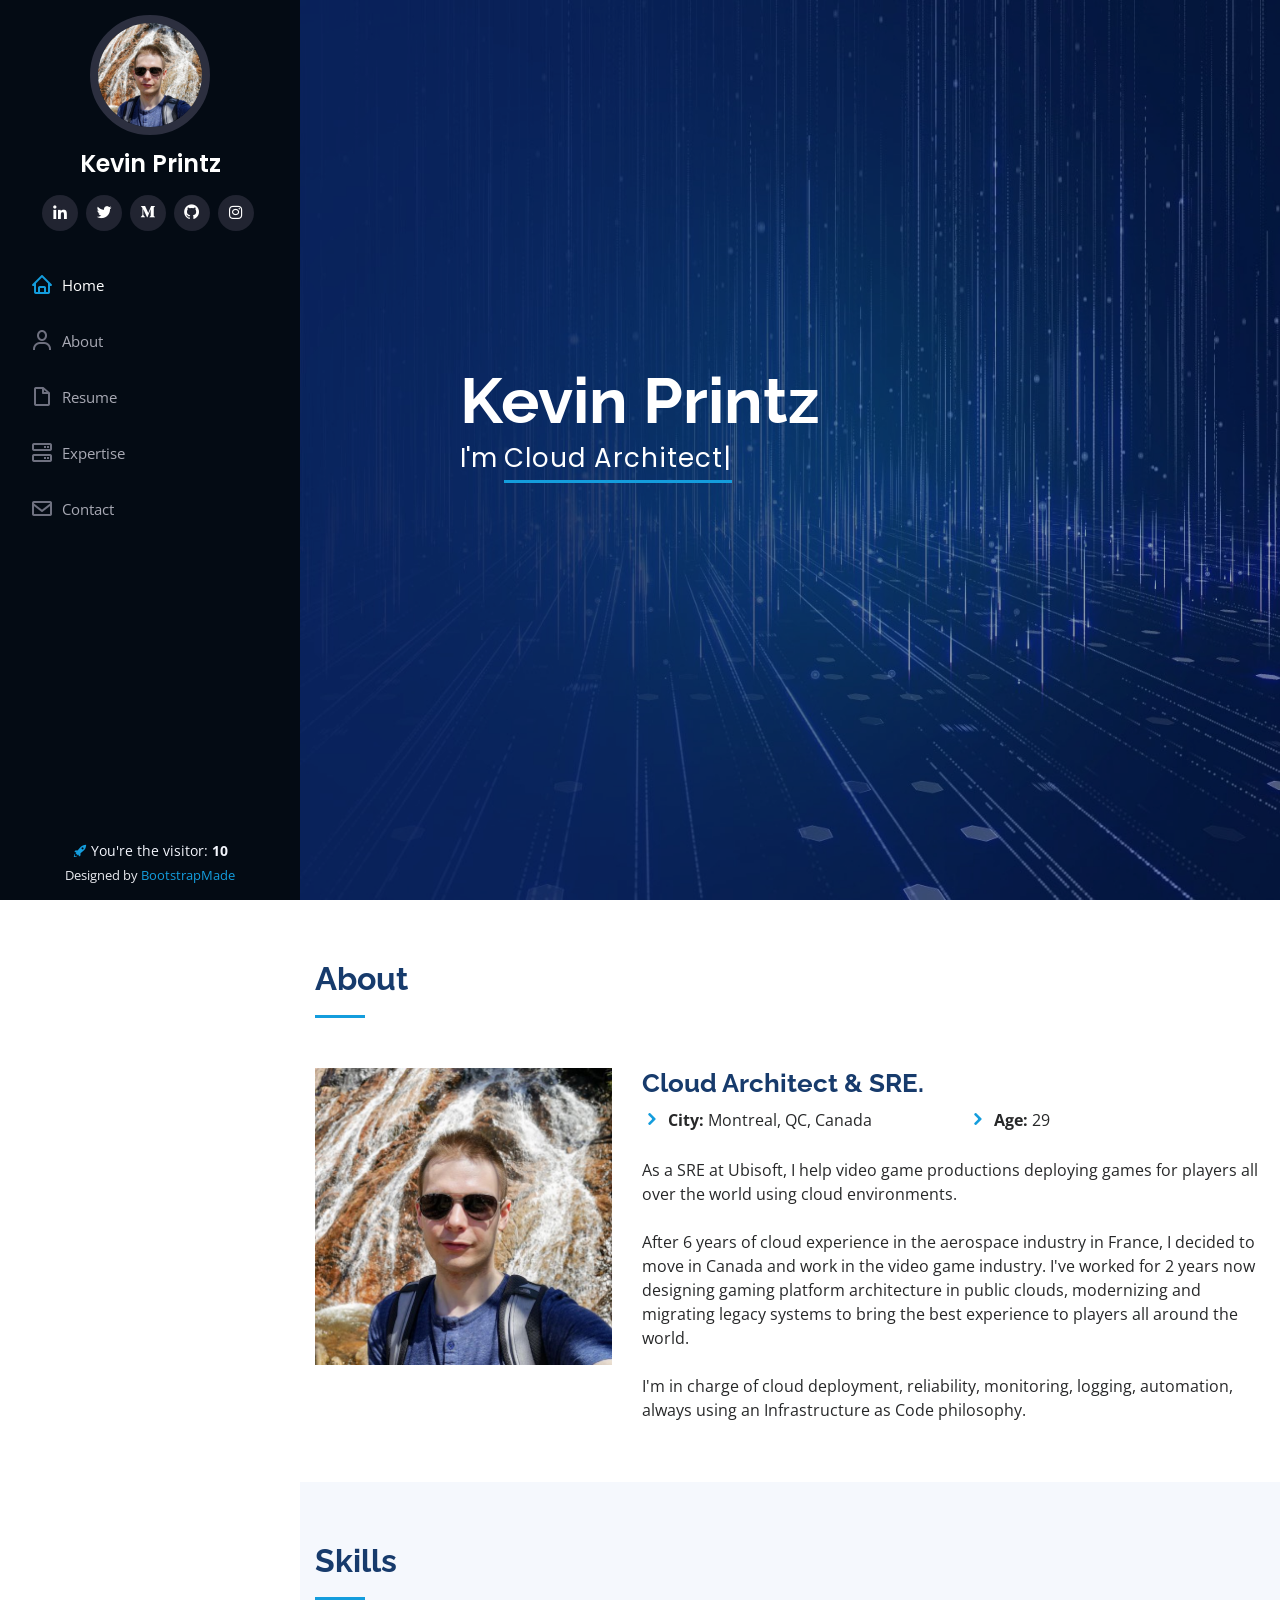
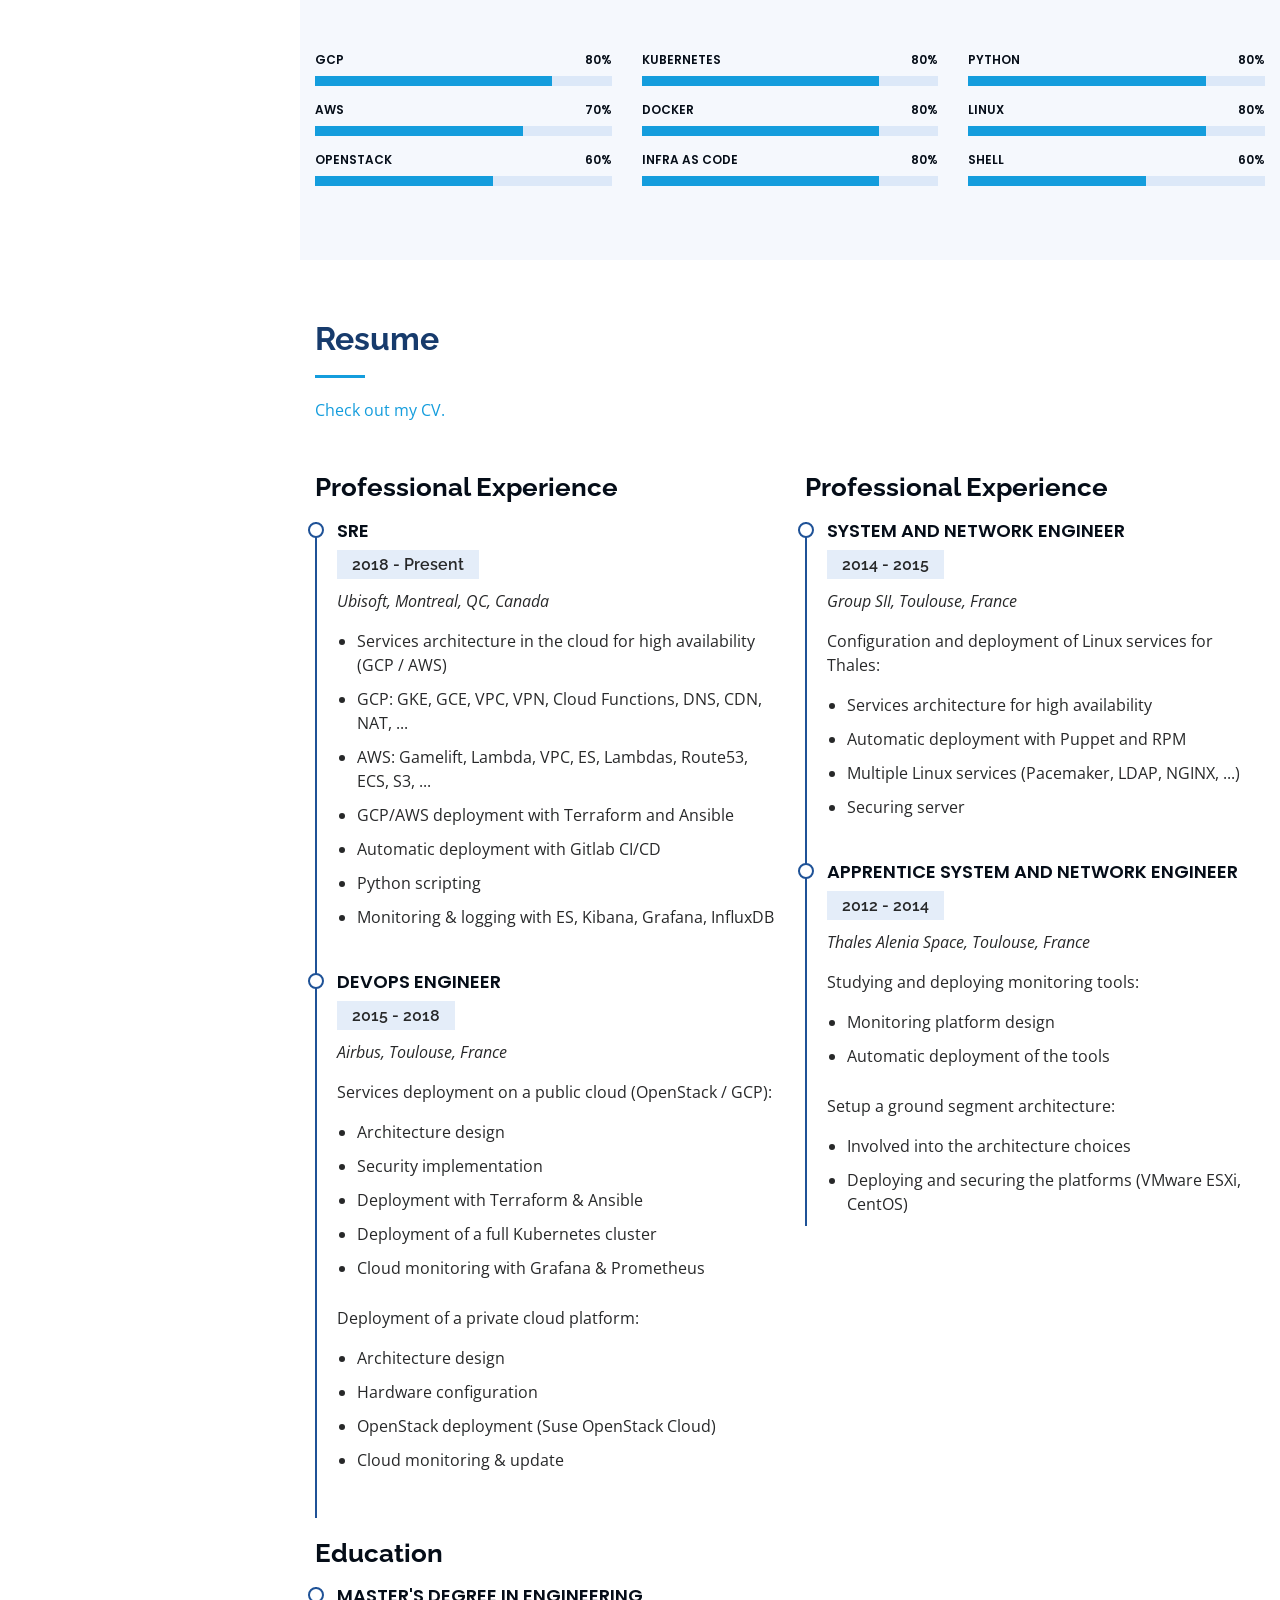
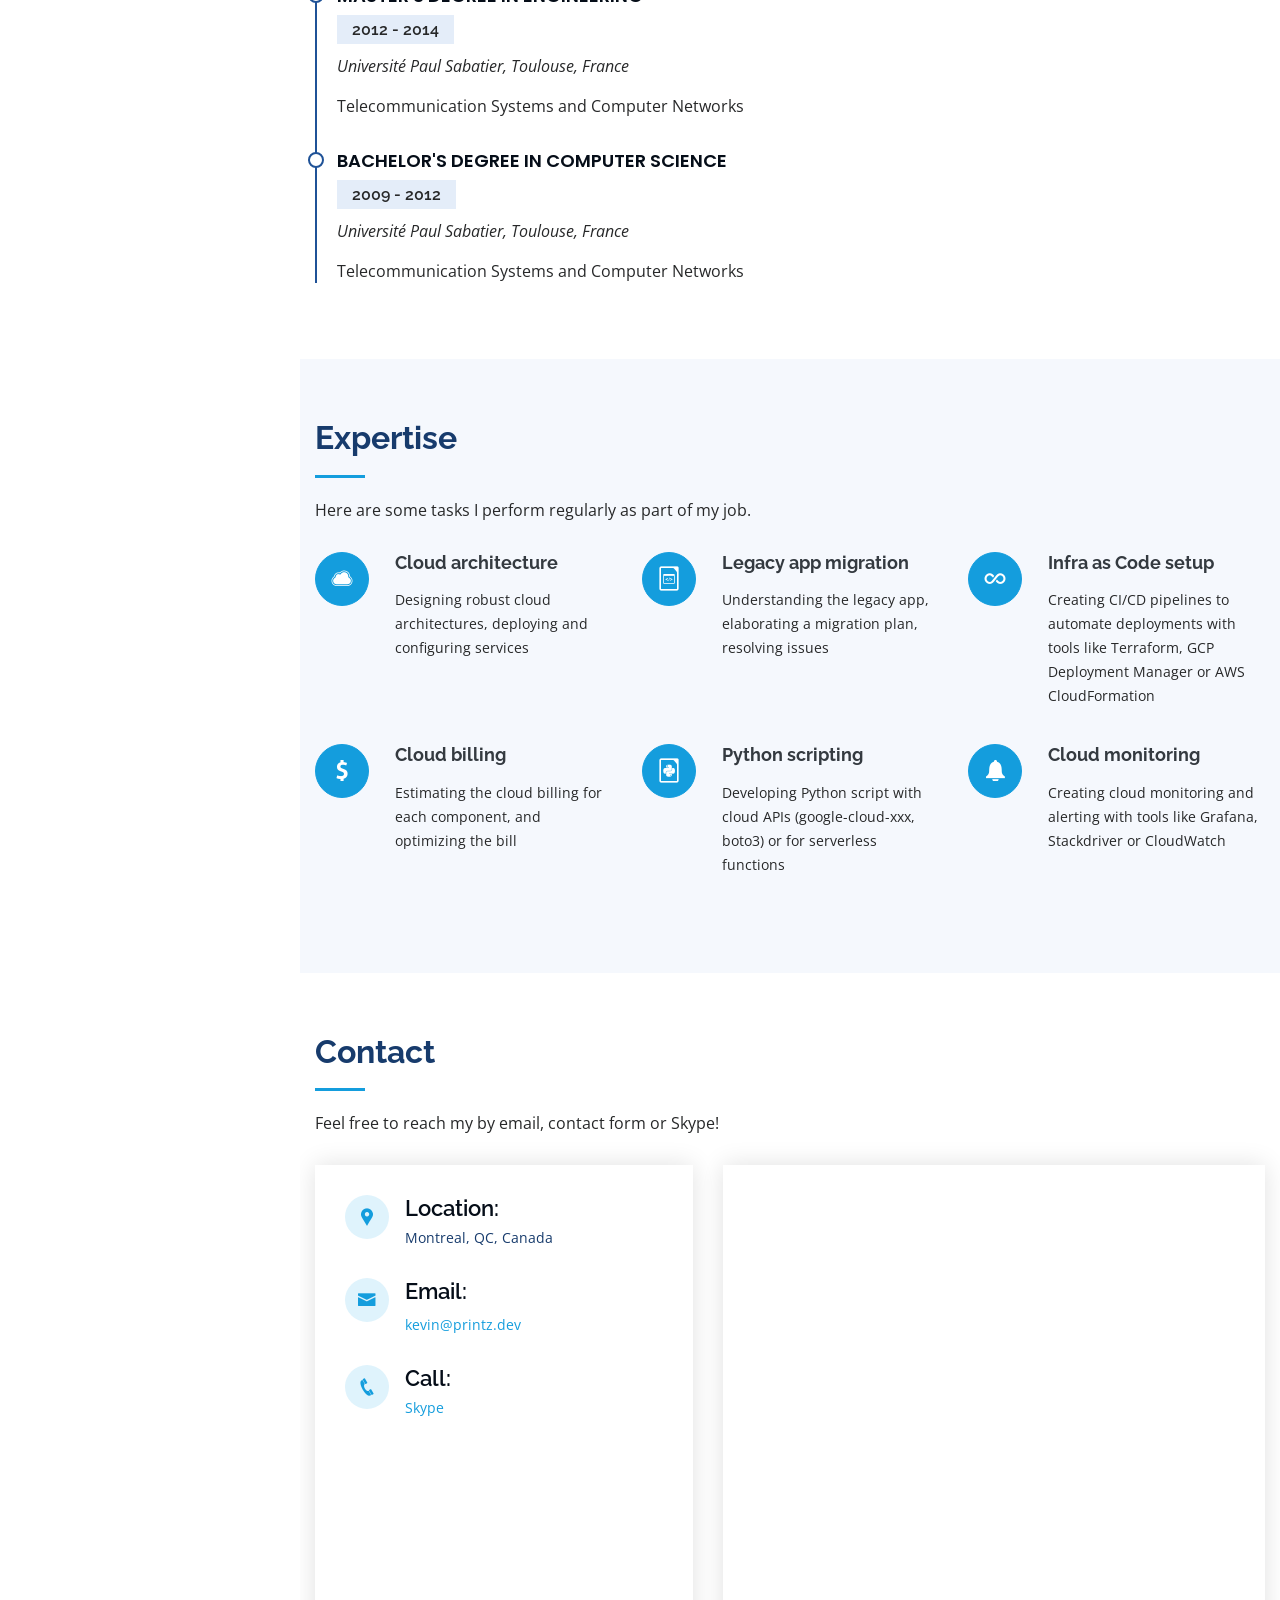
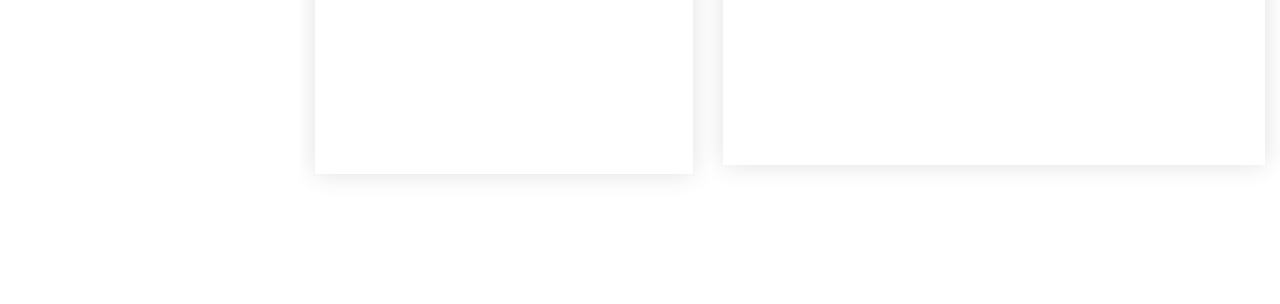
<file: index.html>
<!DOCTYPE html>
<html lang="en">

<head>
  <meta charset="utf-8">
  <meta content="width=device-width, initial-scale=1.0" name="viewport">

  <title>Kevin Printz - Cloud Architech</title>
  <meta content="Kevin Printz - Cloud Architech" name="descriptison">
  <meta content="Kevin, Printz, Cloud, SRE, DevOps, Architect" name="keywords">

  <!-- Favicons -->
  <link href="assets/img/favicon.png" rel="icon">

  <!-- Google Fonts -->
  <link href="https://fonts.googleapis.com/css?family=Open+Sans:300,300i,400,400i,600,600i,700,700i|Raleway:300,300i,400,400i,500,500i,600,600i,700,700i|Poppins:300,300i,400,400i,500,500i,600,600i,700,700i" rel="stylesheet">

  <!-- Vendor CSS Files -->
  <link href="assets/vendor/bootstrap/css/bootstrap.min.css" rel="stylesheet">
  <link href="assets/vendor/icofont/icofont.min.css" rel="stylesheet">
  <link href="assets/vendor/boxicons/css/boxicons.min.css" rel="stylesheet">
  <link href="assets/vendor/aos/aos.css" rel="stylesheet">

  <!-- Template Main CSS File -->
  <link href="assets/css/style.css" rel="stylesheet">

  <!-- =======================================================
  * Template Name: iPortfolio - v1.3.0
  * Template URL: https://bootstrapmade.com/iportfolio-bootstrap-portfolio-websites-template/
  * Author: BootstrapMade.com
  * License: https://bootstrapmade.com/license/
  ======================================================== -->
</head>

<body>

  <!-- ======= Mobile nav toggle button ======= -->
  <button type="button" class="mobile-nav-toggle d-xl-none"><i class="icofont-navigation-menu"></i></button>

  <!-- ======= Header ======= -->
  <header id="header">
    <div class="d-flex flex-column">

      <div class="profile">
        <img src="assets/img/profile-img.jpg" alt="" class="img-fluid rounded-circle">
        <h1 class="text-light"><a href="index.html">Kevin Printz</a></h1>
        <div class="social-links mt-3 text-center">
          <a href="https://www.linkedin.com/in/kevinprintz/" class="linkedin"><i class="bx bxl-linkedin"></i></a>
          <a href="https://twitter.com/Kevin_P11" class="twitter"><i class="bx bxl-twitter"></i></a>
          <a href="https://medium.com/@kevinp11" class="medium"><i class="bx bxl-medium"></i></a>
          <a href="https://github.com/kevinpz" class="github"><i class="bx bxl-github"></i></a>
          <a href="https://www.instagram.com/kevinpz11/" class="instagram"><i class="bx bxl-instagram"></i></a>
        </div>
      </div>

      <nav class="nav-menu">
        <ul>
          <li class="active"><a href="#hero"><i class="bx bx-home"></i> <span>Home</span></a></li>
          <li><a href="#about"><i class="bx bx-user"></i> <span>About</span></a></li>
          <li><a href="#resume"><i class="bx bx-file-blank"></i> <span>Resume</span></a></li>
          <li><a href="#services"><i class="bx bx-server"></i> Expertise</a></li>
          <li><a href="#contact"><i class="bx bx-envelope"></i> Contact</a></li>

        </ul>
      </nav><!-- .nav-menu -->
      <button type="button" class="mobile-nav-toggle d-xl-none"><i class="icofont-navigation-menu"></i></button>

    </div>
  </header><!-- End Header -->

  <!-- ======= Hero Section ======= -->
  <section id="hero" class="d-flex flex-column justify-content-center align-items-center">
    <div class="hero-container" data-aos="fade-in">
      <h1>Kevin Printz</h1>
      <p>I'm <span class="typed" data-typed-items="Cloud Architect, SRE, DevOps"></span></p>
    </div>
  </section><!-- End Hero -->

  <main id="main">

    <!-- ======= About Section ======= -->
    <section id="about" class="about">
      <div class="container">

        <div class="section-title">
          <h2>About</h2>
        </div>

        <div class="row">
          <div class="col-lg-4" data-aos="fade-right">
            <img src="assets/img/profile-img.jpg" class="img-fluid" alt="">
          </div>
          <div class="col-lg-8 pt-4 pt-lg-0 content" data-aos="fade-left">
            <h3>Cloud Architect &amp; SRE.</h3>
            <div class="row">
              <div class="col-lg-6">
                <ul>
                  <li><i class="icofont-rounded-right"></i> <strong>City:</strong> Montreal, QC, Canada</li>
                </ul>
              </div>
              <div class="col-lg-6">
                <ul>
                  <li><i class="icofont-rounded-right"></i> <strong>Age:</strong> 29</li>
                </ul>
              </div>
            </div>
            <p>
              As a SRE at Ubisoft, I help video game productions deploying games for players all over the world using cloud environments.<br><br>
              After 6 years of cloud experience in the aerospace industry in France, I decided to move in Canada and work in the video game industry. I've worked for 2 years now designing gaming platform architecture in public clouds, modernizing and migrating legacy systems to bring the best experience to players all around the world. <br><br>
              I'm in charge of cloud deployment, reliability, monitoring, logging, automation, always using an Infrastructure as Code philosophy.
            </p>
          </div>
        </div>

      </div>
    </section><!-- End About Section -->

    <!-- ======= Skills Section ======= -->
    <section id="skills" class="skills section-bg">
      <div class="container">

        <div class="section-title">
          <h2>Skills</h2>
        </div>

        <div class="row skills-content">

          <div class="col-lg-4" data-aos="fade-up">

            <div class="progress">
              <span class="skill">GCP <i class="val">80%</i></span>
              <div class="progress-bar-wrap">
                <div class="progress-bar" role="progressbar" aria-valuenow="80" aria-valuemin="0" aria-valuemax="100"></div>
              </div>
            </div>

            <div class="progress">
              <span class="skill">AWS <i class="val">70%</i></span>
              <div class="progress-bar-wrap">
                <div class="progress-bar" role="progressbar" aria-valuenow="70" aria-valuemin="0" aria-valuemax="100"></div>
              </div>
            </div>

            <div class="progress">
              <span class="skill">OpenStack <i class="val">60%</i></span>
              <div class="progress-bar-wrap">
                <div class="progress-bar" role="progressbar" aria-valuenow="60" aria-valuemin="0" aria-valuemax="100"></div>
              </div>
            </div>

          </div>

          <div class="col-lg-4" data-aos="fade-up" data-aos-delay="100">

            <div class="progress">
              <span class="skill">Kubernetes <i class="val">80%</i></span>
              <div class="progress-bar-wrap">
                <div class="progress-bar" role="progressbar" aria-valuenow="80" aria-valuemin="0" aria-valuemax="100"></div>
              </div>
            </div>

            <div class="progress">
              <span class="skill">Docker <i class="val">80%</i></span>
              <div class="progress-bar-wrap">
                <div class="progress-bar" role="progressbar" aria-valuenow="80" aria-valuemin="0" aria-valuemax="100"></div>
              </div>
            </div>

            <div class="progress">
              <span class="skill">Infra as Code <i class="val">80%</i></span>
              <div class="progress-bar-wrap">
                <div class="progress-bar" role="progressbar" aria-valuenow="80" aria-valuemin="0" aria-valuemax="100"></div>
              </div>
            </div>

          </div>

          <div class="col-lg-4" data-aos="fade-up" data-aos-delay="100">

            <div class="progress">
              <span class="skill">Python <i class="val">80%</i></span>
              <div class="progress-bar-wrap">
                <div class="progress-bar" role="progressbar" aria-valuenow="80" aria-valuemin="0" aria-valuemax="100"></div>
              </div>
            </div>

            <div class="progress">
              <span class="skill">Linux <i class="val">80%</i></span>
              <div class="progress-bar-wrap">
                <div class="progress-bar" role="progressbar" aria-valuenow="80" aria-valuemin="0" aria-valuemax="100"></div>
              </div>
            </div>

            <div class="progress">
              <span class="skill">Shell <i class="val">60%</i></span>
              <div class="progress-bar-wrap">
                <div class="progress-bar" role="progressbar" aria-valuenow="60" aria-valuemin="0" aria-valuemax="100"></div>
              </div>
            </div>

          </div>

        </div>

      </div>
    </section><!-- End Skills Section -->

    <!-- ======= Resume Section ======= -->
    <section id="resume" class="resume">
      <div class="container">

        <div class="section-title">
          <h2>Resume</h2>
          <p><a href="https://cv.printz.dev">Check out my CV.</a></p>
        </div>

        <div class="row">

          <div class="col-lg-6" data-aos="fade-up" data-aos-delay="100">
            <h3 class="resume-title">Professional Experience</h3>
            <div class="resume-item">
              <h4>SRE</h4>
              <h5>2018 - Present</h5>
              <p><em>Ubisoft, Montreal, QC, Canada </em></p>
              <ul>
                <li>Services architecture in the cloud for high availability (GCP / AWS)</li>
                <li>GCP: GKE, GCE, VPC, VPN, Cloud Functions, DNS, CDN, NAT, ... </li>
                <li>AWS: Gamelift, Lambda, VPC, ES, Lambdas, Route53, ECS, S3, ... </li>
                <li>GCP/AWS deployment with Terraform and Ansible</li>
                <li>Automatic deployment with Gitlab CI/CD</li>
                <li>Python scripting</li>
                <li>Monitoring & logging with ES, Kibana, Grafana, InfluxDB</li>
              </ul>
            </div>
            <div class="resume-item">
              <h4>DevOps engineer</h4>
              <h5>2015 - 2018</h5>
              <p><em>Airbus, Toulouse, France</em></p>
              <p>Services deployment on a public cloud (OpenStack / GCP):</p>
              <ul>
                <li>Architecture design</li>
                <li>Security implementation</li>
                <li>Deployment with Terraform & Ansible</li>
                <li>Deployment of a full Kubernetes cluster</li>
                <li>Cloud monitoring with Grafana & Prometheus</li>
              </ul>
              <p>Deployment of a private cloud platform:</p>
                <ul>
                  <li>Architecture design</li>
                  <li>Hardware configuration</li>
                  <li>OpenStack deployment (Suse OpenStack Cloud)</li>
                  <li>Cloud monitoring & update</li>
                </ul>
            </div>

            <h3 class="resume-title">Education</h3>
            <div class="resume-item">
              <h4>Master's degree in Engineering</h4>
              <h5>2012 - 2014</h5>
              <p><em>Université Paul Sabatier, Toulouse, France</em></p>
              <p>Telecommunication Systems and Computer Networks</p>
            </div>
            <div class="resume-item">
              <h4>Bachelor's Degree in Computer Science</h4>
              <h5>2009 - 2012</h5>
              <p><em>Université Paul Sabatier, Toulouse, France</em></p>
              <p>Telecommunication Systems and Computer Networks</p>
            </div>
          </div>

          <div class="col-lg-6" data-aos="fade-up">
            <h3 class="resume-title">Professional Experience</h3>
            <div class="resume-item">
              <h4>System and network engineer</h4>
              <h5>2014 - 2015</h5>
              <p><em>Group SII, Toulouse, France</em></p>
              <p>Configuration and deployment of Linux services for Thales:</p>
              <ul>
                <li>Services architecture for high availability</li>
                <li>Automatic deployment with Puppet and RPM</li>
                <li>Multiple Linux services (Pacemaker, LDAP, NGINX, ...)</li>
                <li>Securing server</li>
              </ul>
            </div>
            <div class="resume-item">
              <h4>Apprentice system and network engineer</h4>
              <h5>2012 - 2014</h5>
              <p><em>Thales Alenia Space, Toulouse, France</em></p>
              <p>Studying and deploying monitoring tools:</p>
              <ul>
                <li>Monitoring platform design</li>
                <li>Automatic deployment of the tools</li>
              </ul>
              <p>Setup a ground segment architecture:</p>
              <ul>
                <li>Involved into the architecture choices</li>
                <li>Deploying and securing the platforms (VMware ESXi, CentOS)</li>
              </ul>
            </div>
          </div>
        </div>
      </div>
    </section><!-- End Resume Section -->

    <!-- ======= Services Section ======= -->
    <section id="services" class="services section-bg">
      <div class="container">

        <div class="section-title">
          <h2>Expertise</h2>
          <p>Here are some tasks I perform regularly as part of my job. </p>
        </div>

        <div class="row">
          <div class="col-lg-4 col-md-6 icon-box" data-aos="fade-up">
            <div class="icon"><i class="icofont-cloud"></i></div>
            <h4 class="title"><a href="">Cloud architecture</a></h4>
            <p class="description">Designing robust cloud architectures, deploying and configuring services</p>
          </div>
          <div class="col-lg-4 col-md-6 icon-box" data-aos="fade-up" data-aos-delay="100">
            <div class="icon"><i class="icofont-file-code"></i></div>
            <h4 class="title"><a href="">Legacy app migration</a></h4>
            <p class="description">Understanding the legacy app, elaborating a migration plan, resolving issues</p>
          </div>
          <div class="col-lg-4 col-md-6 icon-box" data-aos="fade-up" data-aos-delay="200">
            <div class="icon"><i class="icofont-infinite"></i></div>
            <h4 class="title"><a href="">Infra as Code setup</a></h4>
            <p class="description">Creating CI/CD pipelines to automate deployments with tools like Terraform, GCP Deployment Manager or AWS CloudFormation</p>
          </div>
          <div class="col-lg-4 col-md-6 icon-box" data-aos="fade-up" data-aos-delay="300">
            <div class="icon"><i class="icofont-dollar"></i></div>
            <h4 class="title"><a href="">Cloud billing</a></h4>
            <p class="description">Estimating the cloud billing for each component, and optimizing the bill</p>
          </div>
          <div class="col-lg-4 col-md-6 icon-box" data-aos="fade-up" data-aos-delay="400">
            <div class="icon"><i class="icofont-file-python"></i></div>
            <h4 class="title"><a href="">Python scripting</a></h4>
            <p class="description">Developing Python script with cloud APIs (google-cloud-xxx, boto3) or for serverless functions</p>
          </div>
          <div class="col-lg-4 col-md-6 icon-box" data-aos="fade-up" data-aos-delay="500">
            <div class="icon"><i class="icofont-alarm"></i></div>
            <h4 class="title"><a href="">Cloud monitoring</a></h4>
            <p class="description">Creating cloud monitoring and alerting with tools like Grafana, Stackdriver or CloudWatch</p>
          </div>
        </div>

      </div>
    </section><!-- End Services Section -->

    <!-- ======= Contact Section ======= -->
    <section id="contact" class="contact">
      <div class="container">

        <div class="section-title">
          <h2>Contact</h2>
          <p>Feel free to reach my by email, contact form or Skype!</p>
        </div>

        <div class="row" data-aos="fade-in">

          <div class="col-lg-5 d-flex align-items-stretch">
            <div class="info">
              <div class="address">
                <i class="icofont-google-map"></i>
                <h4>Location:</h4>
                <p>Montreal, QC, Canada</p>
              </div>

              <div class="email">
                <i class="icofont-envelope"></i>
                <h4>Email:</h4>
                <p><a href="mailto:kevin@printz.dev">kevin@printz.dev</a></p>
              </div>

              <div class="phone">
                <i class="icofont-phone"></i>
                <h4>Call:</h4>
                <p><a href="skype:printz.kevin?userinfo">Skype</a></p>
              </div>

              <iframe src="https://www.google.com/maps/embed?pb=!1m18!1m12!1m3!1d357585.076521621!2d-74.01048414282262!3d45.557699585064015!2m3!1f0!2f0!3f0!3m2!1i1024!2i768!4f13.1!3m3!1m2!1s0x4cc91a541c64b70d%3A0x654e3138211fefef!2zTW9udHLDqWFsLCBRQw!5e0!3m2!1sfr!2sca!4v1594570080344!5m2!1sfr!2sca" frameborder="0" style="border:0; width: 100%; height: 290px;" allowfullscreen></iframe>
            </div>

          </div>

          <div class="col-lg-7 mt-5 mt-lg-0 d-flex align-items-stretch">
                <iframe class="contact-form" src="https://docs.google.com/forms/d/e/1FAIpQLScApeJtqL0bH0oZpijRQ3pcK9-DDAJkfKVubcVDaOJ1swQAUg/viewform?embedded=true" width="640" height="600" frameborder="0" marginheight="0" marginwidth="0">Loading…</iframe>
          </div>

        </div>

      </div>
    </section><!-- End Contact Section -->

  </main><!-- End #main -->

  <!-- ======= Footer ======= -->
  <footer id="footer">
    <div class="container">
      <div class="visitor-counter">
        <i class="icofont-rocket"></i> You're the visitor: <strong><span data-toggle="counter-up">10</span></strong>
      </div>
      <div class="credits">
        <!-- All the links in the footer should remain intact. -->
        <!-- You can delete the links only if you purchased the pro version. -->
        <!-- Licensing information: https://bootstrapmade.com/license/ -->
        <!-- Purchase the pro version with working PHP/AJAX contact form: https://bootstrapmade.com/iportfolio-bootstrap-portfolio-websites-template/ -->
        Designed by <a href="https://bootstrapmade.com/">BootstrapMade</a>
      </div>
    </div>
  </footer><!-- End  Footer -->

  <a href="#" class="back-to-top"><i class="icofont-simple-up"></i></a>

  <!-- Vendor JS Files -->
  <script src="assets/vendor/jquery/jquery.min.js"></script>
  <script src="assets/vendor/bootstrap/js/bootstrap.bundle.min.js"></script>
  <script src="assets/vendor/jquery.easing/jquery.easing.min.js"></script>
  <script src="assets/vendor/waypoints/jquery.waypoints.min.js"></script>
  <script src="assets/vendor/counterup/counterup.min.js"></script>
  <script src="assets/vendor/typed.js/typed.min.js"></script>
  <script src="assets/vendor/aos/aos.js"></script>

  <!-- Template Main JS File -->
  <script src="assets/js/main.js"></script>

</body>

</html>
</file>
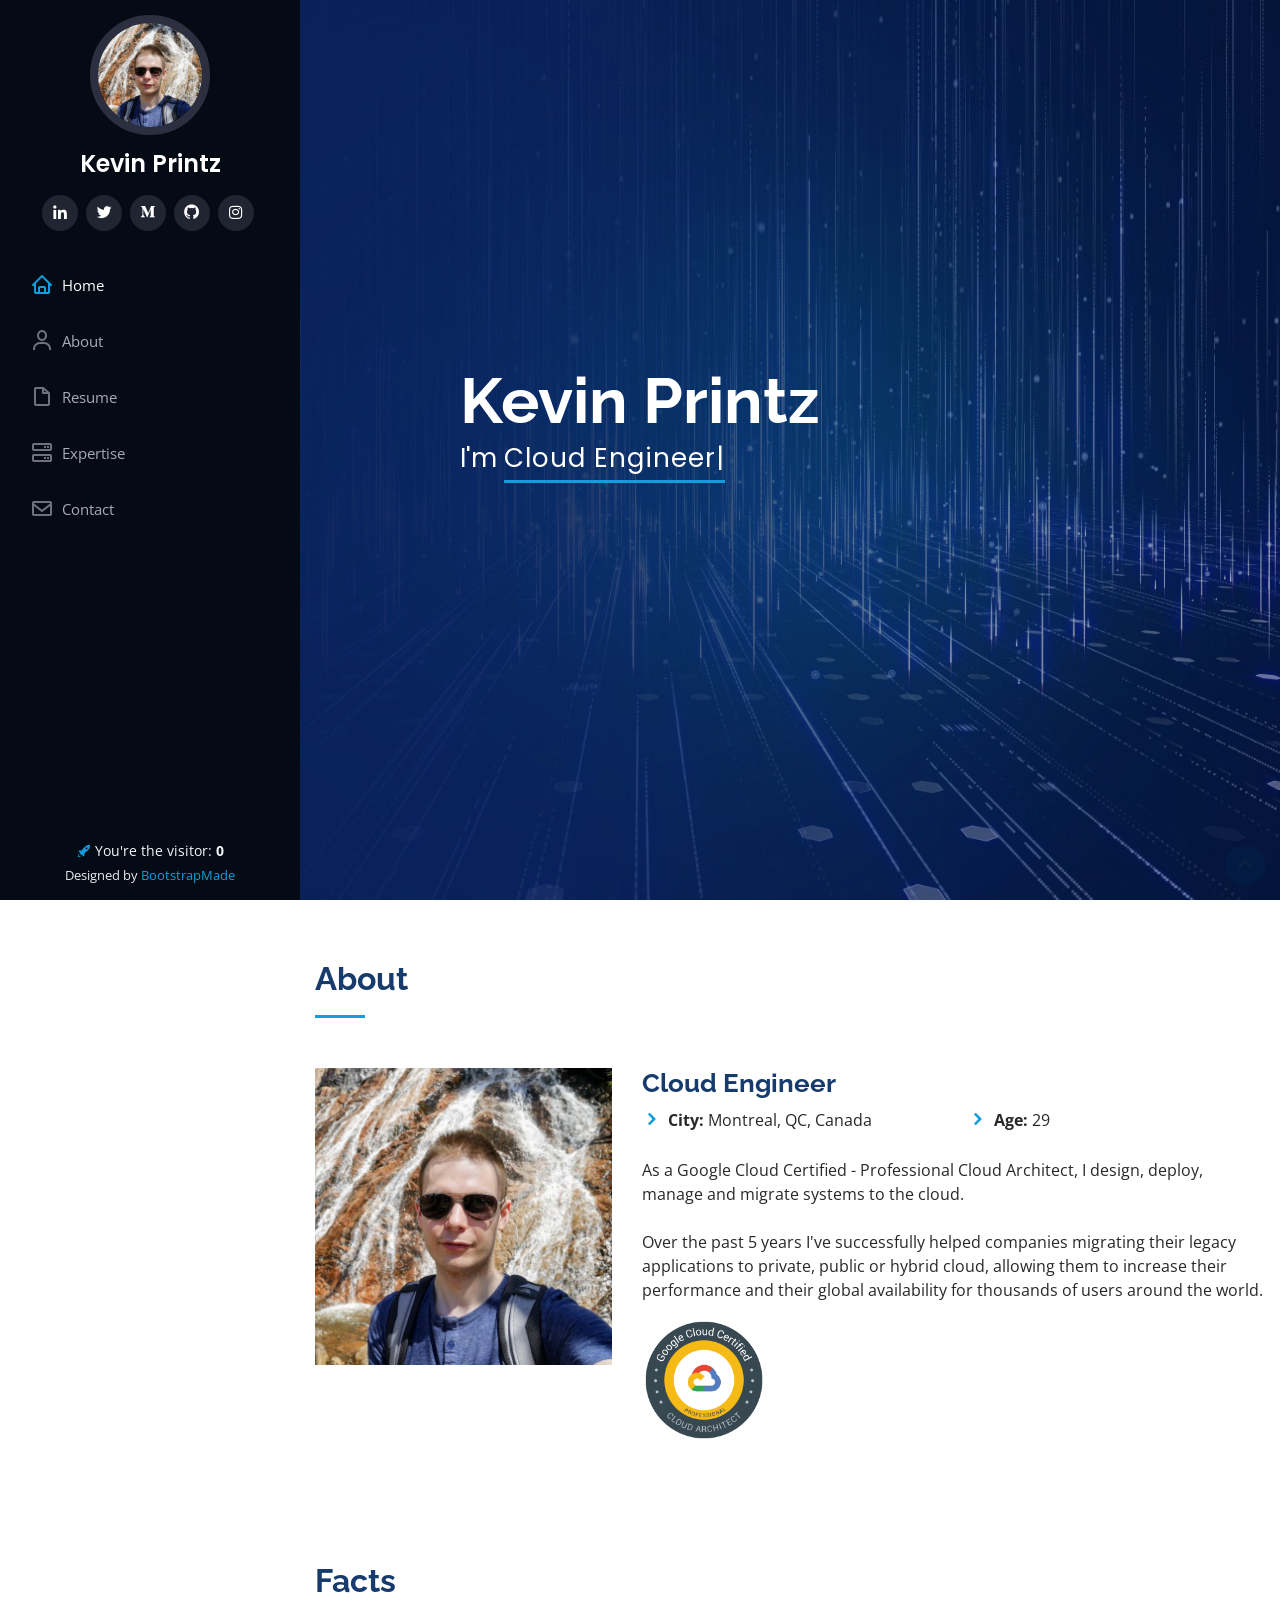
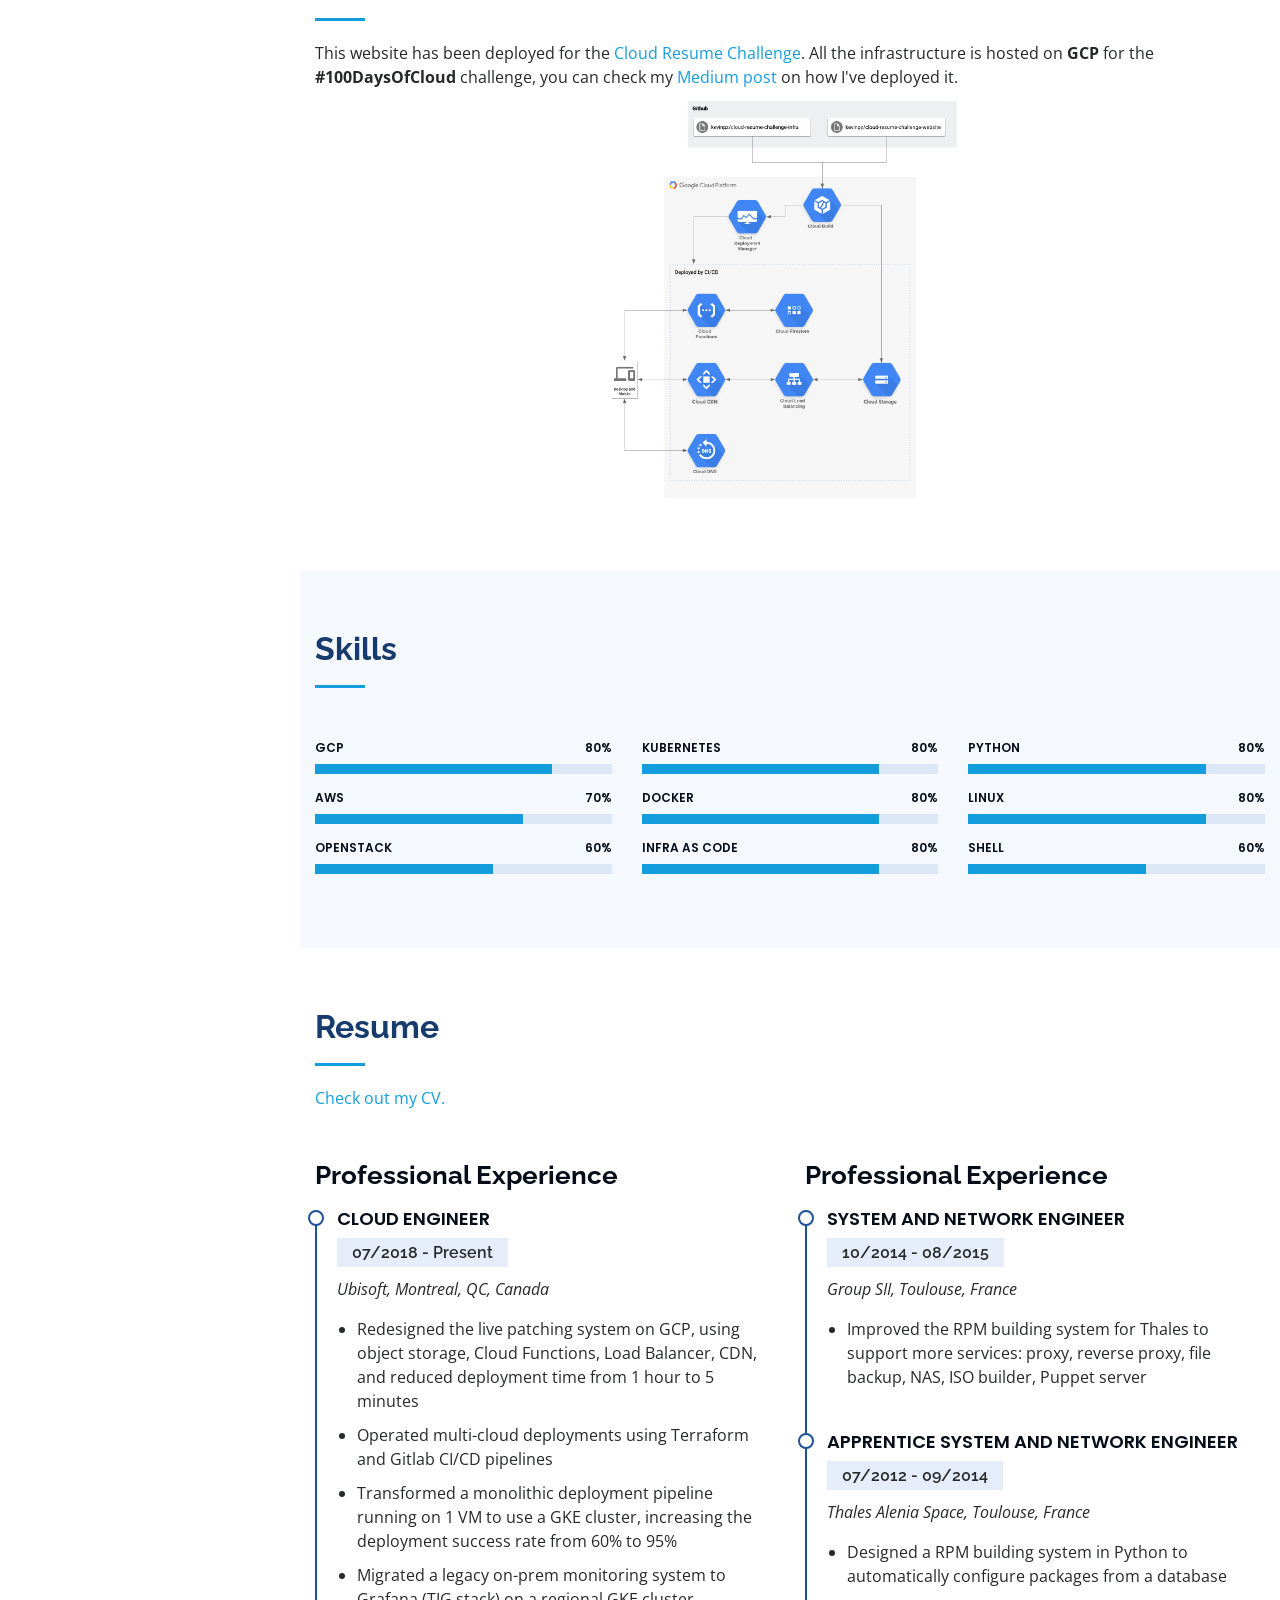
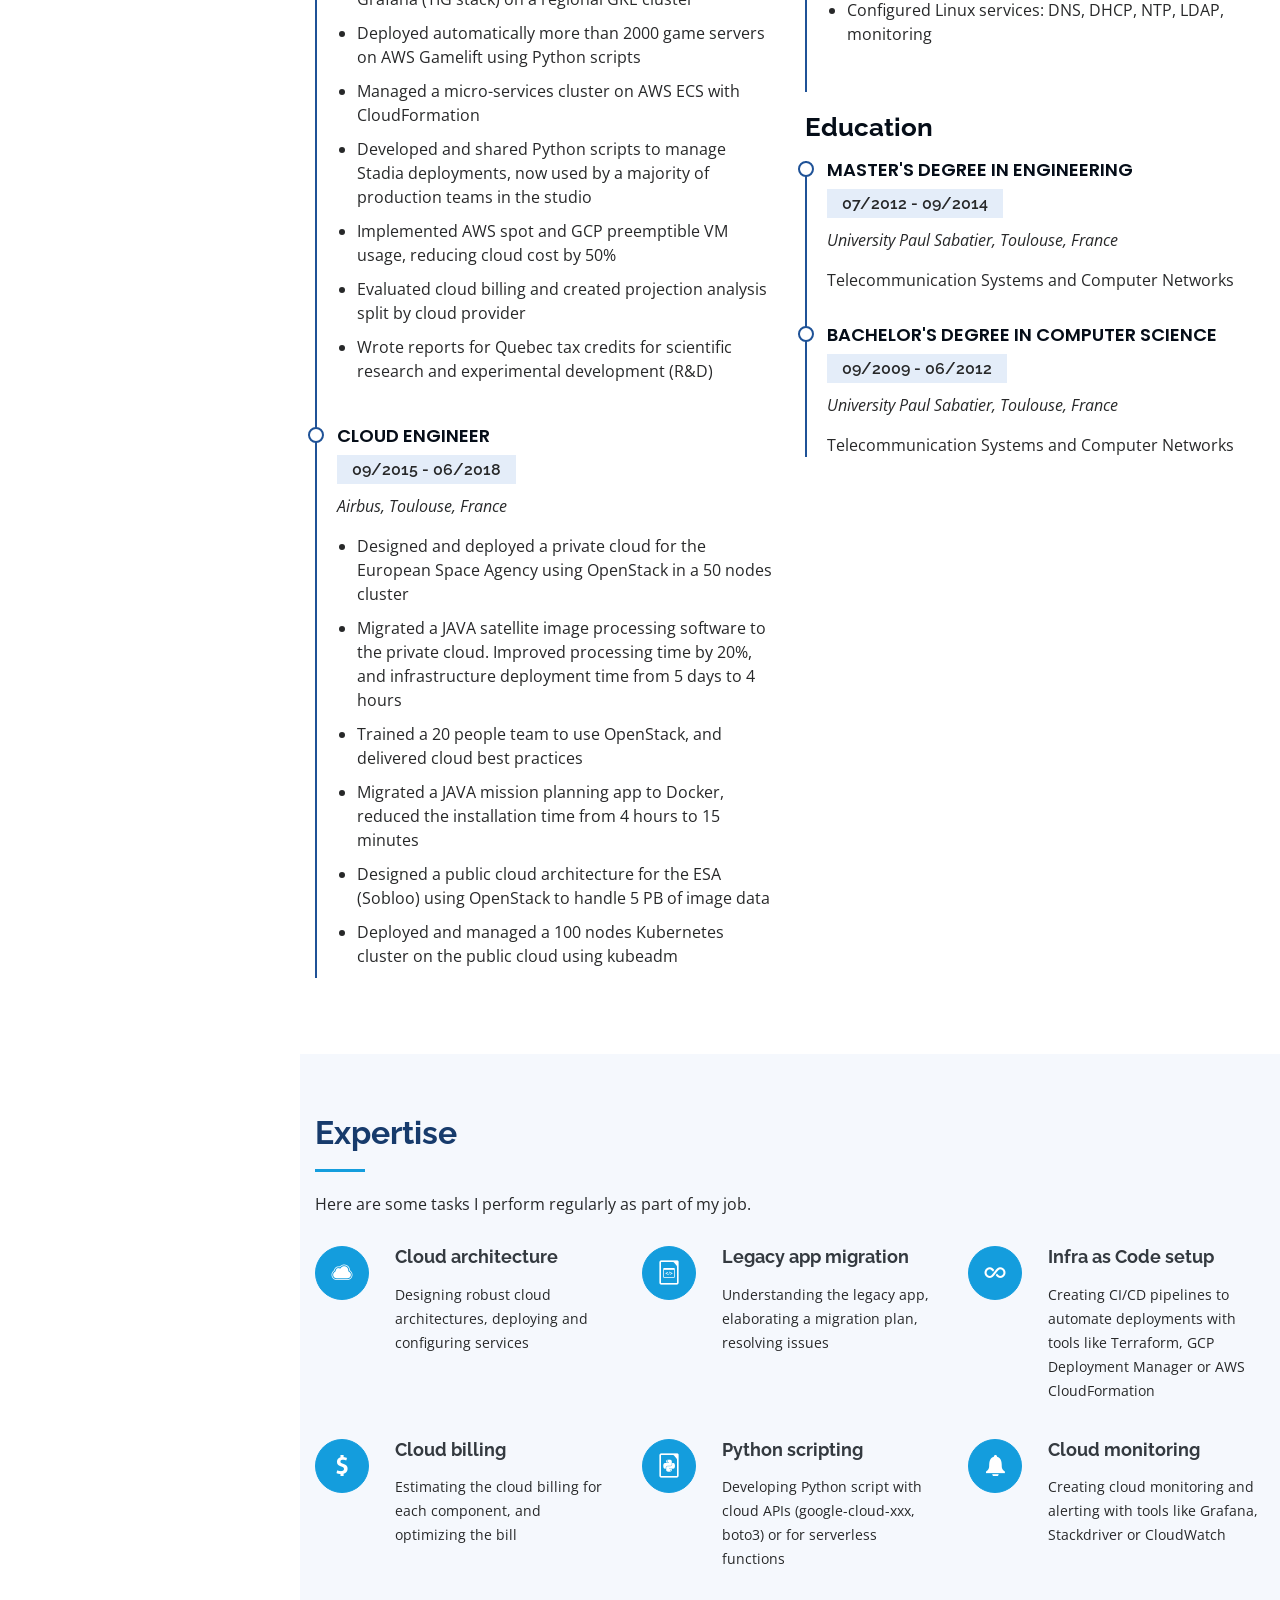
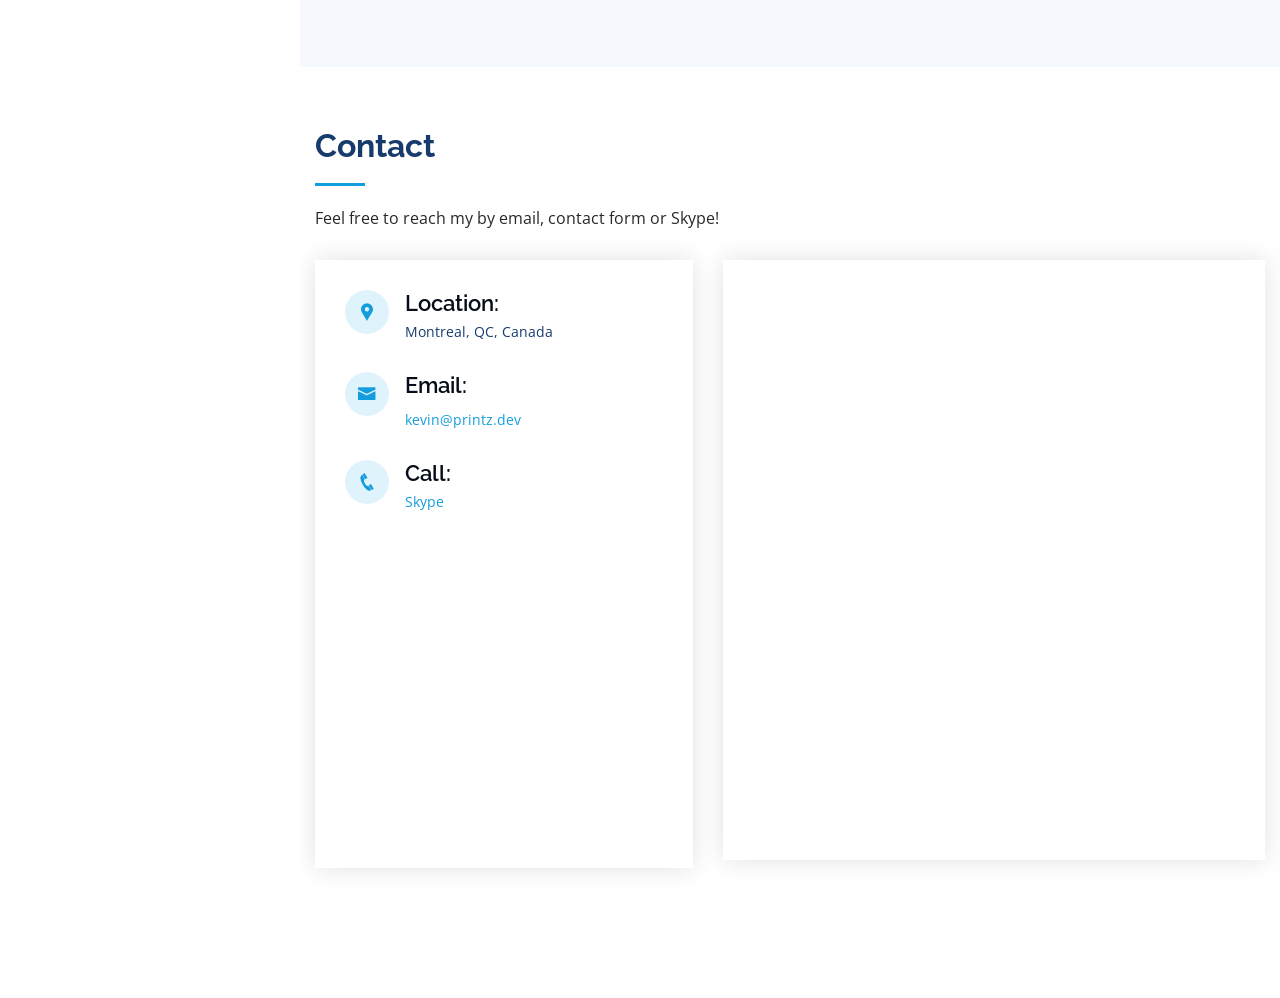
<file: website/index.html>
<!DOCTYPE html>
<html lang="en">

<head>
  <meta charset="utf-8">
  <meta content="width=device-width, initial-scale=1.0" name="viewport">

  <title>Kevin Printz - Cloud Engineer</title>
  <meta content="Kevin Printz - Cloud Engineer" name="description">
  <meta content="Kevin,Printz,Cloud,SRE,DevOps,Architect,Engineer" name="keywords">

  <!-- Favicons -->
  <link href="assets/img/favicon.png" rel="icon">

  <!-- Google Fonts -->
  <link href="https://fonts.googleapis.com/css?family=Open+Sans:300,300i,400,400i,600,600i,700,700i|Raleway:300,300i,400,400i,500,500i,600,600i,700,700i|Poppins:300,300i,400,400i,500,500i,600,600i,700,700i" rel="stylesheet">

  <!-- Vendor CSS Files -->
  <link href="assets/vendor/bootstrap/css/bootstrap.min.css" rel="stylesheet">
  <link href="assets/vendor/icofont/icofont.min.css" rel="stylesheet">
  <link href="assets/vendor/boxicons/css/boxicons.min.css" rel="stylesheet">
  <link href="assets/vendor/aos/aos.css" rel="stylesheet">

  <!-- Template Main CSS File -->
  <link href="assets/css/style.css" rel="stylesheet">

  <!-- =======================================================
  * Template Name: iPortfolio - v1.3.0
  * Template URL: https://bootstrapmade.com/iportfolio-bootstrap-portfolio-websites-template/
  * Author: BootstrapMade.com
  * License: https://bootstrapmade.com/license/
  ======================================================== -->
</head>

<body>

  <!-- ======= Mobile nav toggle button ======= -->
  <button type="button" class="mobile-nav-toggle d-xl-none"><i class="icofont-navigation-menu"></i></button>

  <!-- ======= Header ======= -->
  <header id="header">
    <div class="d-flex flex-column">

      <div class="profile">
        <img src="assets/img/profile-img.jpg" alt="" class="img-fluid rounded-circle">
        <h1 class="text-light"><a href="index.html">Kevin Printz</a></h1>
        <div class="social-links mt-3 text-center">
          <a href="https://www.linkedin.com/in/kevinprintz/" class="linkedin"><i class="bx bxl-linkedin"></i></a>
          <a href="https://twitter.com/Kevin_P11" class="twitter"><i class="bx bxl-twitter"></i></a>
          <a href="https://medium.com/@kevinp11" class="medium"><i class="bx bxl-medium"></i></a>
          <a href="https://github.com/kevinpz" class="github"><i class="bx bxl-github"></i></a>
          <a href="https://www.instagram.com/kevinpz11/" class="instagram"><i class="bx bxl-instagram"></i></a>
        </div>
      </div>

      <nav class="nav-menu">
        <ul>
          <li class="active"><a href="#hero"><i class="bx bx-home"></i> <span>Home</span></a></li>
          <li><a href="#about"><i class="bx bx-user"></i> <span>About</span></a></li>
          <li><a href="#resume"><i class="bx bx-file-blank"></i> <span>Resume</span></a></li>
          <li><a href="#services"><i class="bx bx-server"></i> Expertise</a></li>
          <li><a href="#contact"><i class="bx bx-envelope"></i> Contact</a></li>

        </ul>
      </nav><!-- .nav-menu -->
      <button type="button" class="mobile-nav-toggle d-xl-none"><i class="icofont-navigation-menu"></i></button>

    </div>
  </header><!-- End Header -->

  <!-- ======= Hero Section ======= -->
  <section id="hero" class="d-flex flex-column justify-content-center align-items-center">
    <div class="hero-container" data-aos="fade-in">
      <h1>Kevin Printz</h1>
      <p>I'm <span class="typed" data-typed-items="Cloud Engineer, Cloud Architect, SRE, DevOps"></span></p>
    </div>
  </section><!-- End Hero -->

  <main id="main">

    <!-- ======= About Section ======= -->
    <section id="about" class="about">
      <div class="container">

        <div class="section-title">
          <h2>About</h2>
        </div>

        <div class="row">
          <div class="col-lg-4" data-aos="fade-right">
            <img src="assets/img/profile-img.jpg" class="img-fluid" alt="">
          </div>
          <div class="col-lg-8 pt-4 pt-lg-0 content" data-aos="fade-left">
            <h3>Cloud Engineer</h3>
            <div class="row">
              <div class="col-lg-6">
                <ul>
                  <li><i class="icofont-rounded-right"></i> <strong>City:</strong> Montreal, QC, Canada</li>
                </ul>
              </div>
              <div class="col-lg-6">
                <ul>
                  <li><i class="icofont-rounded-right"></i> <strong>Age:</strong> 29</li>
                </ul>
              </div>
            </div>
            <p>
              As a Google Cloud Certified - Professional Cloud Architect, I design, deploy, manage and migrate systems to the cloud.<br><br>
              Over the past 5 years I've successfully helped companies migrating their legacy applications to private, public or hybrid cloud, allowing them to increase their performance and their global availability for thousands of users around the world.
            </p>
            <a href="https://www.credential.net/9db2fc0f-8d4d-4b85-a656-de9556305886"><img src="assets/img/gcp_cloud_architect.png" class="img-fluid cert-badge" alt=""></a>
          </div>
        </div>

      </div>
    </section><!-- End About Section -->


    <!-- ======= Facts Section ======= -->
    <section id="facts" class="facts">
      <div class="container">

        <div class="section-title">
          <h2>Facts</h2>
          <div data-aos="fade-up">
              <p>This website has been deployed for the <a href="https://cloudresumechallenge.dev">Cloud Resume Challenge</a>. All the infrastructure is hosted on <strong>GCP</strong> for the <strong>#100DaysOfCloud</strong> challenge, you can check my <a href="https://medium.com/@kevinp11/cloud-resume-challenge-gcp-version-c1bab65c6fbc">Medium post</a> on how I've deployed it.</p>
              <a href="assets/img/gcp_infra.png"><img src="assets/img/gcp_infra.png" class="img-fluid gcp-infra" alt=""></a>
          </div>
        </div>

      </div>
    </section><!-- End Facts Section -->

    <!-- ======= Skills Section ======= -->
    <section id="skills" class="skills section-bg">
      <div class="container">

        <div class="section-title">
          <h2>Skills</h2>
        </div>

        <div class="row skills-content">

          <div class="col-lg-4" data-aos="fade-up">

            <div class="progress">
              <span class="skill">GCP <i class="val">80%</i></span>
              <div class="progress-bar-wrap">
                <div class="progress-bar" role="progressbar" aria-valuenow="80" aria-valuemin="0" aria-valuemax="100"></div>
              </div>
            </div>

            <div class="progress">
              <span class="skill">AWS <i class="val">70%</i></span>
              <div class="progress-bar-wrap">
                <div class="progress-bar" role="progressbar" aria-valuenow="70" aria-valuemin="0" aria-valuemax="100"></div>
              </div>
            </div>

            <div class="progress">
              <span class="skill">OpenStack <i class="val">60%</i></span>
              <div class="progress-bar-wrap">
                <div class="progress-bar" role="progressbar" aria-valuenow="60" aria-valuemin="0" aria-valuemax="100"></div>
              </div>
            </div>

          </div>

          <div class="col-lg-4" data-aos="fade-up" data-aos-delay="100">

            <div class="progress">
              <span class="skill">Kubernetes <i class="val">80%</i></span>
              <div class="progress-bar-wrap">
                <div class="progress-bar" role="progressbar" aria-valuenow="80" aria-valuemin="0" aria-valuemax="100"></div>
              </div>
            </div>

            <div class="progress">
              <span class="skill">Docker <i class="val">80%</i></span>
              <div class="progress-bar-wrap">
                <div class="progress-bar" role="progressbar" aria-valuenow="80" aria-valuemin="0" aria-valuemax="100"></div>
              </div>
            </div>

            <div class="progress">
              <span class="skill">Infra as Code <i class="val">80%</i></span>
              <div class="progress-bar-wrap">
                <div class="progress-bar" role="progressbar" aria-valuenow="80" aria-valuemin="0" aria-valuemax="100"></div>
              </div>
            </div>

          </div>

          <div class="col-lg-4" data-aos="fade-up" data-aos-delay="100">

            <div class="progress">
              <span class="skill">Python <i class="val">80%</i></span>
              <div class="progress-bar-wrap">
                <div class="progress-bar" role="progressbar" aria-valuenow="80" aria-valuemin="0" aria-valuemax="100"></div>
              </div>
            </div>

            <div class="progress">
              <span class="skill">Linux <i class="val">80%</i></span>
              <div class="progress-bar-wrap">
                <div class="progress-bar" role="progressbar" aria-valuenow="80" aria-valuemin="0" aria-valuemax="100"></div>
              </div>
            </div>

            <div class="progress">
              <span class="skill">Shell <i class="val">60%</i></span>
              <div class="progress-bar-wrap">
                <div class="progress-bar" role="progressbar" aria-valuenow="60" aria-valuemin="0" aria-valuemax="100"></div>
              </div>
            </div>

          </div>

        </div>

      </div>
    </section><!-- End Skills Section -->

    <!-- ======= Resume Section ======= -->
    <section id="resume" class="resume">
      <div class="container">

        <div class="section-title">
          <h2>Resume</h2>
          <p><a href="https://cv.printz.dev">Check out my CV.</a></p>
        </div>

        <div class="row">

          <div class="col-lg-6" data-aos="fade-up" data-aos-delay="100">
            <h3 class="resume-title">Professional Experience</h3>
            <div class="resume-item">
              <h4>Cloud Engineer</h4>
              <h5>07/2018 - Present</h5>
              <p><em>Ubisoft, Montreal, QC, Canada </em></p>
              <ul>
                <li>Redesigned the live patching system on GCP, using object storage, Cloud Functions, Load Balancer, CDN, and reduced deployment time from 1 hour to 5 minutes</li>
                <li>Operated multi-cloud deployments using Terraform and Gitlab CI/CD pipelines</li>
                <li>Transformed a monolithic deployment pipeline running on 1 VM to use a GKE cluster, increasing the deployment success rate from 60% to 95%</li>
                <li>Migrated a legacy on-prem monitoring system to Grafana (TIG stack) on a regional GKE cluster</li>
                <li>Deployed automatically more than 2000 game servers on AWS Gamelift using Python scripts</li>
                <li>Managed a micro-services cluster on AWS ECS with CloudFormation</li>
                <li>Developed and shared Python scripts to manage Stadia deployments, now used by a majority of production teams in the studio</li>
                <li>Implemented AWS spot and GCP preemptible VM usage, reducing cloud cost by 50%</li>
                <li>Evaluated cloud billing and created projection analysis split by cloud provider</li>
                <li>Wrote reports for Quebec tax credits for scientific research and experimental development (R&D)</li>
              </ul>
            </div>
            <div class="resume-item">
              <h4>Cloud Engineer</h4>
              <h5>09/2015 - 06/2018</h5>
              <p><em>Airbus, Toulouse, France</em></p>
              <ul>
                <li>Designed and deployed a private cloud for the European Space Agency using OpenStack in a 50 nodes cluster</li>
                <li>Migrated a JAVA satellite image processing software to the private cloud. Improved processing time by 20%, and infrastructure deployment time from 5 days to 4 hours</li>
                <li>Trained a 20 people team to use OpenStack, and delivered cloud best practices</li>
                <li>Migrated a JAVA mission planning app to Docker, reduced the installation time from 4 hours to 15 minutes</li>
                <li>Designed a public cloud architecture for the ESA (Sobloo) using OpenStack to handle 5 PB of image data</li>
                <li>Deployed and managed a 100 nodes Kubernetes cluster on the public cloud using kubeadm</li>
              </ul>
            </div>

          </div>

          <div class="col-lg-6" data-aos="fade-up">
            <h3 class="resume-title">Professional Experience</h3>
            <div class="resume-item">
              <h4>System and network engineer</h4>
              <h5>10/2014 - 08/2015</h5>
              <p><em>Group SII, Toulouse, France</em></p>
              <ul>
                <li>Improved the RPM building system for Thales to support more services: proxy, reverse proxy, file backup, NAS, ISO builder, Puppet server</li>
              </ul>
            </div>

            <div class="resume-item">
              <h4>Apprentice system and network engineer</h4>
              <h5>07/2012 - 09/2014</h5>
              <p><em>Thales Alenia Space, Toulouse, France</em></p>
              <ul>
                <li>Designed a RPM building system in Python to automatically configure packages from a database</li>
                <li>Configured Linux services: DNS, DHCP, NTP, LDAP, monitoring</li>
              </ul>
            </div>

            <h3 class="resume-title">Education</h3>
            <div class="resume-item">
              <h4>Master's degree in Engineering</h4>
              <h5>07/2012 - 09/2014</h5>
              <p><em>University Paul Sabatier, Toulouse, France</em></p>
              <p>Telecommunication Systems and Computer Networks</p>
            </div>
            <div class="resume-item">
              <h4>Bachelor's Degree in Computer Science</h4>
              <h5>09/2009 - 06/2012</h5>
              <p><em>University Paul Sabatier, Toulouse, France</em></p>
              <p>Telecommunication Systems and Computer Networks</p>
            </div>

          </div>
        </div>
      </div>
    </section><!-- End Resume Section -->

    <!-- ======= Services Section ======= -->
    <section id="services" class="services section-bg">
      <div class="container">

        <div class="section-title">
          <h2>Expertise</h2>
          <p>Here are some tasks I perform regularly as part of my job. </p>
        </div>

        <div class="row">
          <div class="col-lg-4 col-md-6 icon-box" data-aos="fade-up">
            <div class="icon"><i class="icofont-cloud"></i></div>
            <h4 class="title"><a href="">Cloud architecture</a></h4>
            <p class="description">Designing robust cloud architectures, deploying and configuring services</p>
          </div>
          <div class="col-lg-4 col-md-6 icon-box" data-aos="fade-up" data-aos-delay="100">
            <div class="icon"><i class="icofont-file-code"></i></div>
            <h4 class="title"><a href="">Legacy app migration</a></h4>
            <p class="description">Understanding the legacy app, elaborating a migration plan, resolving issues</p>
          </div>
          <div class="col-lg-4 col-md-6 icon-box" data-aos="fade-up" data-aos-delay="200">
            <div class="icon"><i class="icofont-infinite"></i></div>
            <h4 class="title"><a href="">Infra as Code setup</a></h4>
            <p class="description">Creating CI/CD pipelines to automate deployments with tools like Terraform, GCP Deployment Manager or AWS CloudFormation</p>
          </div>
          <div class="col-lg-4 col-md-6 icon-box" data-aos="fade-up" data-aos-delay="300">
            <div class="icon"><i class="icofont-dollar"></i></div>
            <h4 class="title"><a href="">Cloud billing</a></h4>
            <p class="description">Estimating the cloud billing for each component, and optimizing the bill</p>
          </div>
          <div class="col-lg-4 col-md-6 icon-box" data-aos="fade-up" data-aos-delay="400">
            <div class="icon"><i class="icofont-file-python"></i></div>
            <h4 class="title"><a href="">Python scripting</a></h4>
            <p class="description">Developing Python script with cloud APIs (google-cloud-xxx, boto3) or for serverless functions</p>
          </div>
          <div class="col-lg-4 col-md-6 icon-box" data-aos="fade-up" data-aos-delay="500">
            <div class="icon"><i class="icofont-alarm"></i></div>
            <h4 class="title"><a href="">Cloud monitoring</a></h4>
            <p class="description">Creating cloud monitoring and alerting with tools like Grafana, Stackdriver or CloudWatch</p>
          </div>
        </div>

      </div>
    </section><!-- End Services Section -->

    <!-- ======= Contact Section ======= -->
    <section id="contact" class="contact">
      <div class="container">

        <div class="section-title">
          <h2>Contact</h2>
          <p>Feel free to reach my by email, contact form or Skype!</p>
        </div>

        <div class="row" data-aos="fade-in">

          <div class="col-lg-5 d-flex align-items-stretch">
            <div class="info">
              <div class="address">
                <i class="icofont-google-map"></i>
                <h4>Location:</h4>
                <p>Montreal, QC, Canada</p>
              </div>

              <div class="email">
                <i class="icofont-envelope"></i>
                <h4>Email:</h4>
                <p><a href="mailto:kevin@printz.dev">kevin@printz.dev</a></p>
              </div>

              <div class="phone">
                <i class="icofont-phone"></i>
                <h4>Call:</h4>
                <p><a href="skype:printz.kevin?userinfo">Skype</a></p>
              </div>

              <iframe src="https://www.google.com/maps/embed?pb=!1m18!1m12!1m3!1d357585.076521621!2d-74.01048414282262!3d45.557699585064015!2m3!1f0!2f0!3f0!3m2!1i1024!2i768!4f13.1!3m3!1m2!1s0x4cc91a541c64b70d%3A0x654e3138211fefef!2zTW9udHLDqWFsLCBRQw!5e0!3m2!1sfr!2sca!4v1594570080344!5m2!1sfr!2sca" frameborder="0" style="border:0; width: 100%; height: 290px;" allowfullscreen></iframe>
            </div>

          </div>

          <div class="col-lg-7 mt-5 mt-lg-0 d-flex align-items-stretch">
                <iframe class="contact-form" src="https://docs.google.com/forms/d/e/1FAIpQLScApeJtqL0bH0oZpijRQ3pcK9-DDAJkfKVubcVDaOJ1swQAUg/viewform?embedded=true" width="640" height="600" frameborder="0" marginheight="0" marginwidth="0">Loading…</iframe>
          </div>

        </div>

      </div>
    </section><!-- End Contact Section -->

  </main><!-- End #main -->

  <!-- ======= Footer ======= -->
  <footer id="footer">
    <div class="container">
      <div class="visitor-counter">
        <i class="icofont-rocket"></i> You're the visitor: <strong><span id='visitor-count' data-toggle="counter-up">0</span></strong>
      </div>
      <div class="credits">
        <!-- All the links in the footer should remain intact. -->
        <!-- You can delete the links only if you purchased the pro version. -->
        <!-- Licensing information: https://bootstrapmade.com/license/ -->
        <!-- Purchase the pro version with working PHP/AJAX contact form: https://bootstrapmade.com/iportfolio-bootstrap-portfolio-websites-template/ -->
        Designed by <a href="https://bootstrapmade.com/">BootstrapMade</a>
      </div>
    </div>
  </footer><!-- End  Footer -->

  <a href="#" class="back-to-top"><i class="icofont-simple-up"></i></a>

  <!-- Vendor JS Files -->
  <script src="assets/vendor/jquery/jquery.min.js"></script>
  <script src="assets/vendor/bootstrap/js/bootstrap.bundle.min.js"></script>
  <script src="assets/vendor/jquery.easing/jquery.easing.min.js"></script>
  <script src="assets/vendor/waypoints/jquery.waypoints.min.js"></script>
  <script src="assets/vendor/counterup/counterup.min.js"></script>
  <script src="assets/vendor/typed.js/typed.min.js"></script>
  <script src="assets/vendor/aos/aos.js"></script>

  <!-- Template Main JS File -->
  <script src="assets/js/main.js"></script>
  <!-- Custom JS File -->
  <script src="assets/js/visitor_count.js"></script>

</body>

</html>
</file>
<file: assets/css/style.css>
/**
* Template Name: iPortfolio - v1.3.0
* Template URL: https://bootstrapmade.com/iportfolio-bootstrap-portfolio-websites-template/
* Author: BootstrapMade.com
* License: https://bootstrapmade.com/license/
*/

/*--------------------------------------------------------------
# General
--------------------------------------------------------------*/
body {
  font-family: "Open Sans", sans-serif;
  color: #272829;
}

a {
  color: #149ddd;
}

a:hover {
  color: #37b3ed;
  text-decoration: none;
}

h1, h2, h3, h4, h5, h6 {
  font-family: "Raleway", sans-serif;
}

/*--------------------------------------------------------------
# Back to top button
--------------------------------------------------------------*/
.back-to-top {
  position: fixed;
  display: none;
  width: 40px;
  height: 40px;
  border-radius: 50px;
  right: 15px;
  bottom: 15px;
  background: #149ddd;
  color: #fff;
  transition: display 0.5s ease-in-out;
  z-index: 99999;
}

.back-to-top i {
  font-size: 24px;
  position: absolute;
  top: 7px;
  left: 8px;
}

.back-to-top:hover {
  color: #fff;
  background: #2eafec;
  transition: background 0.2s ease-in-out;
}

/*--------------------------------------------------------------
# Header
--------------------------------------------------------------*/
#header {
  position: fixed;
  top: 0;
  left: 0;
  bottom: 0;
  width: 300px;
  transition: all ease-in-out 0.5s;
  z-index: 9997;
  transition: all 0.5s;
  padding: 0 15px;
  background: #040b14;
  overflow-y: auto;
}

#header .profile img {
  margin: 15px auto;
  display: block;
  width: 120px;
  border: 8px solid #2c2f3f;
}

#header .profile h1 {
  font-size: 24px;
  margin: 0;
  padding: 0;
  font-weight: 600;
  -moz-text-align-last: center;
  text-align-last: center;
  font-family: "Poppins", sans-serif;
}

#header .profile h1 a, #header .profile h1 a:hover {
  color: #fff;
  text-decoration: none;
}

#header .profile .social-links a {
  font-size: 18px;
  display: inline-block;
  background: #212431;
  color: #fff;
  line-height: 1;
  padding: 8px 0;
  margin-right: 4px;
  border-radius: 50%;
  text-align: center;
  width: 36px;
  height: 36px;
  transition: 0.3s;
}

#header .profile .social-links a:hover {
  background: #149ddd;
  color: #fff;
  text-decoration: none;
}

#main {
  margin-left: 300px;
}

@media (max-width: 1199px) {
  #header {
    left: -300px;
  }
  #main {
    margin-left: 0;
  }
}

/*--------------------------------------------------------------
# Navigation Menu
--------------------------------------------------------------*/
/* Desktop Navigation */
.nav-menu {
  padding-top: 30px;
}

.nav-menu * {
  margin: 0;
  padding: 0;
  list-style: none;
}

.nav-menu > ul > li {
  position: relative;
  white-space: nowrap;
}

.nav-menu a {
  display: flex;
  align-items: center;
  color: #a8a9b4;
  padding: 12px 15px;
  margin-bottom: 8px;
  transition: 0.3s;
  font-size: 15px;
}

.nav-menu a i {
  font-size: 24px;
  padding-right: 8px;
  color: #6f7180;
}

.nav-menu a:hover, .nav-menu .active > a, .nav-menu li:hover > a {
  text-decoration: none;
  color: #fff;
}

.nav-menu a:hover i, .nav-menu .active > a i, .nav-menu li:hover > a i {
  color: #149ddd;
}

/* Mobile Navigation */
.mobile-nav-toggle {
  position: fixed;
  right: 15px;
  top: 15px;
  z-index: 9998;
  border: 0;
  background: none;
  font-size: 24px;
  transition: all 0.4s;
  outline: none !important;
  line-height: 1;
  cursor: pointer;
  text-align: right;
}

.mobile-nav-toggle i {
  color: #149ddd;
}

.mobile-nav-active {
  overflow: hidden;
}

.mobile-nav-active #header {
  left: 0;
}

.mobile-nav-active .mobile-nav-toggle i {
  color: #fff;
}

/*--------------------------------------------------------------
# Hero Section
--------------------------------------------------------------*/
#hero {
  width: 100%;
  height: 100vh;
  background: url("../img/cloud.jpg") top center;
  background-size: cover;
}

#hero:before {
  content: "";
  background: rgba(5, 13, 24, 0.3);
  position: absolute;
  bottom: 0;
  top: 0;
  left: 0;
  right: 0;
  z-index: 1;
}

#hero .hero-container {
  position: relative;
  z-index: 2;
  min-width: 300px;
}

#hero h1 {
  margin: 0 0 10px 0;
  font-size: 64px;
  font-weight: 700;
  line-height: 56px;
  color: #fff;
}

#hero p {
  color: #fff;
  margin-bottom: 50px;
  font-size: 26px;
  font-family: "Poppins", sans-serif;
}

#hero p span {
  color: #fff;
  padding-bottom: 4px;
  letter-spacing: 1px;
  border-bottom: 3px solid #149ddd;
}

@media (min-width: 1024px) {
  #hero {
    background-attachment: fixed;
  }
}

@media (max-width: 768px) {
  #hero h1 {
    font-size: 28px;
    line-height: 36px;
  }
  #hero h2 {
    font-size: 18px;
    line-height: 24px;
    margin-bottom: 30px;
  }
}

/*--------------------------------------------------------------
# Sections General
--------------------------------------------------------------*/
section {
  padding: 60px 0;
  overflow: hidden;
}

.section-bg {
  background: #f5f8fd;
}

.section-title {
  padding-bottom: 30px;
}

.section-title h2 {
  font-size: 32px;
  font-weight: bold;
  margin-bottom: 20px;
  padding-bottom: 20px;
  position: relative;
  color: #173b6c;
}

.section-title h2::after {
  content: '';
  position: absolute;
  display: block;
  width: 50px;
  height: 3px;
  background: #149ddd;
  bottom: 0;
  left: 0;
}

.section-title p {
  margin-bottom: 0;
}

/*--------------------------------------------------------------
# About
--------------------------------------------------------------*/
.about .content h3 {
  font-weight: 700;
  font-size: 26px;
  color: #173b6c;
}

.about .content ul {
  list-style: none;
  padding: 0;
}

.about .content ul li {
  padding-bottom: 10px;
}

.about .content i {
  font-size: 20px;
  padding-right: 2px;
  color: #149ddd;
}

.about .content p:last-child {
  margin-bottom: 0;
}

/*--------------------------------------------------------------
# Skills
--------------------------------------------------------------*/
.skills .progress {
  height: 50px;
  display: block;
  background: none;
}

.skills .progress .skill {
  padding: 10px 0;
  margin: 0 0 6px 0;
  text-transform: uppercase;
  display: block;
  font-weight: 600;
  font-family: "Poppins", sans-serif;
  color: #050d18;
}

.skills .progress .skill .val {
  float: right;
  font-style: normal;
}

.skills .progress-bar-wrap {
  background: #dce8f8;
}

.skills .progress-bar {
  width: 1px;
  height: 10px;
  transition: .9s;
  background-color: #149ddd;
}

/*--------------------------------------------------------------
# Resume
--------------------------------------------------------------*/
.resume .resume-title {
  font-size: 26px;
  font-weight: 700;
  margin-top: 20px;
  margin-bottom: 20px;
  color: #050d18;
}

.resume .resume-item {
  padding: 0 0 20px 20px;
  margin-top: -2px;
  border-left: 2px solid #1f5297;
  position: relative;
}

.resume .resume-item h4 {
  line-height: 18px;
  font-size: 18px;
  font-weight: 600;
  text-transform: uppercase;
  font-family: "Poppins", sans-serif;
  color: #050d18;
  margin-bottom: 10px;
}

.resume .resume-item h5 {
  font-size: 16px;
  background: #e4edf9;
  padding: 5px 15px;
  display: inline-block;
  font-weight: 600;
  margin-bottom: 10px;
}

.resume .resume-item ul {
  padding-left: 20px;
}

.resume .resume-item ul li {
  padding-bottom: 10px;
}

.resume .resume-item:last-child {
  padding-bottom: 0;
}

.resume .resume-item::before {
  content: "";
  position: absolute;
  width: 16px;
  height: 16px;
  border-radius: 50px;
  left: -9px;
  top: 0;
  background: #fff;
  border: 2px solid #1f5297;
}

/*--------------------------------------------------------------
# Services
--------------------------------------------------------------*/
.services .icon-box {
  margin-bottom: 20px;
}

.services .icon {
  float: left;
  display: flex;
  align-items: center;
  justify-content: center;
  width: 54px;
  height: 54px;
  background: #149ddd;
  border-radius: 50%;
  transition: 0.5s;
  border: 1px solid #149ddd;
}

.services .icon i {
  color: #fff;
  font-size: 24px;
}

.services .icon-box:hover .icon {
  background: #fff;
}

.services .icon-box:hover .icon i {
  color: #149ddd;
}

.services .title {
  margin-left: 80px;
  font-weight: 700;
  margin-bottom: 15px;
  font-size: 18px;
}

.services .title a {
  color: #343a40;
}

.services .title a:hover {
  color: #149ddd;
}

.services .description {
  margin-left: 80px;
  line-height: 24px;
  font-size: 14px;
}

/*--------------------------------------------------------------
# Contact
--------------------------------------------------------------*/
.contact {
  padding-bottom: 130px;
}

.contact .info {
  padding: 30px;
  background: #fff;
  width: 100%;
  box-shadow: 0 0 24px 0 rgba(0, 0, 0, 0.12);
}

.contact .info i {
  font-size: 20px;
  color: #149ddd;
  float: left;
  width: 44px;
  height: 44px;
  background: #dff3fc;
  display: flex;
  justify-content: center;
  align-items: center;
  border-radius: 50px;
  transition: all 0.3s ease-in-out;
}

.contact .info h4 {
  padding: 0 0 0 60px;
  font-size: 22px;
  font-weight: 600;
  margin-bottom: 5px;
  color: #050d18;
}

.contact .info p {
  padding: 0 0 10px 60px;
  margin-bottom: 20px;
  font-size: 14px;
  color: #173b6c;
}

.contact .info .email p {
  padding-top: 5px;
}

.contact .info .social-links {
  padding-left: 60px;
}

.contact .info .social-links a {
  font-size: 18px;
  display: inline-block;
  background: #333;
  color: #fff;
  line-height: 1;
  padding: 8px 0;
  border-radius: 50%;
  text-align: center;
  width: 36px;
  height: 36px;
  transition: 0.3s;
  margin-right: 10px;
}

.contact .info .social-links a:hover {
  background: #149ddd;
  color: #fff;
}

.contact .info .email:hover i, .contact .info .address:hover i, .contact .info .phone:hover i {
  background: #149ddd;
  color: #fff;
}

.contact .contact-form {
  width: 100%;
  padding: 30px;
  background: #fff;
  box-shadow: 0 0 24px 0 rgba(0, 0, 0, 0.12);
}

/*--------------------------------------------------------------
# Breadcrumbs
--------------------------------------------------------------*/
.breadcrumbs {
  padding: 20px 0;
  background: #f9f9f9;
}

.breadcrumbs h2 {
  font-size: 26px;
  font-weight: 300;
}

.breadcrumbs ol {
  display: flex;
  flex-wrap: wrap;
  list-style: none;
  padding: 0;
  margin: 0;
  font-size: 15px;
}

.breadcrumbs ol li + li {
  padding-left: 10px;
}

.breadcrumbs ol li + li::before {
  display: inline-block;
  padding-right: 10px;
  color: #0e2442;
  content: "/";
}

@media (max-width: 768px) {
  .breadcrumbs .d-flex {
    display: block !important;
  }
  .breadcrumbs ol {
    display: block;
  }
  .breadcrumbs ol li {
    display: inline-block;
  }
}

/*--------------------------------------------------------------
# Footer
--------------------------------------------------------------*/
#footer {
  padding: 15px;
  color: #f4f6fd;
  font-size: 14px;
  position: fixed;
  left: 0;
  bottom: 0;
  width: 300px;
  z-index: 9999;
  background: #040b14;
}

#footer .visitor-counter {
  text-align: center;
}

#footer .visitor-counter i {
  color: #149ddd;
}

#footer .credits {
  padding-top: 5px;
  text-align: center;
  font-size: 13px;
  color: #eaebf0;
}

@media (max-width: 1199px) {
  #footer {
    position: static;
    width: auto;
    padding-right: 20px 15px;
  }
}
</file>
<file: website/assets/css/style.css>
/**
* Template Name: iPortfolio - v1.3.0
* Template URL: https://bootstrapmade.com/iportfolio-bootstrap-portfolio-websites-template/
* Author: BootstrapMade.com
* License: https://bootstrapmade.com/license/
*/

/*--------------------------------------------------------------
# General
--------------------------------------------------------------*/
body {
  font-family: "Open Sans", sans-serif;
  color: #272829;
}

a {
  color: #149ddd;
}

a:hover {
  color: #37b3ed;
  text-decoration: none;
}

h1, h2, h3, h4, h5, h6 {
  font-family: "Raleway", sans-serif;
}

/*--------------------------------------------------------------
# Back to top button
--------------------------------------------------------------*/
.back-to-top {
  position: fixed;
  display: none;
  width: 40px;
  height: 40px;
  border-radius: 50px;
  right: 15px;
  bottom: 15px;
  background: #149ddd;
  color: #fff;
  transition: display 0.5s ease-in-out;
  z-index: 99999;
}

.back-to-top i {
  font-size: 24px;
  position: absolute;
  top: 7px;
  left: 8px;
}

.back-to-top:hover {
  color: #fff;
  background: #2eafec;
  transition: background 0.2s ease-in-out;
}

/*--------------------------------------------------------------
# Header
--------------------------------------------------------------*/
#header {
  position: fixed;
  top: 0;
  left: 0;
  bottom: 0;
  width: 300px;
  transition: all ease-in-out 0.5s;
  z-index: 9997;
  transition: all 0.5s;
  padding: 0 15px;
  background: #040b14;
  overflow-y: auto;
}

#header .profile img {
  margin: 15px auto;
  display: block;
  width: 120px;
  border: 8px solid #2c2f3f;
}

#header .profile h1 {
  font-size: 24px;
  margin: 0;
  padding: 0;
  font-weight: 600;
  -moz-text-align-last: center;
  text-align-last: center;
  font-family: "Poppins", sans-serif;
}

#header .profile h1 a, #header .profile h1 a:hover {
  color: #fff;
  text-decoration: none;
}

#header .profile .social-links a {
  font-size: 18px;
  display: inline-block;
  background: #212431;
  color: #fff;
  line-height: 1;
  padding: 8px 0;
  margin-right: 4px;
  border-radius: 50%;
  text-align: center;
  width: 36px;
  height: 36px;
  transition: 0.3s;
}

#header .profile .social-links a:hover {
  background: #149ddd;
  color: #fff;
  text-decoration: none;
}

#main {
  margin-left: 300px;
}

@media (max-width: 1199px) {
  #header {
    left: -300px;
  }
  #main {
    margin-left: 0;
  }
}

/*--------------------------------------------------------------
# Navigation Menu
--------------------------------------------------------------*/
/* Desktop Navigation */
.nav-menu {
  padding-top: 30px;
}

.nav-menu * {
  margin: 0;
  padding: 0;
  list-style: none;
}

.nav-menu > ul > li {
  position: relative;
  white-space: nowrap;
}

.nav-menu a {
  display: flex;
  align-items: center;
  color: #a8a9b4;
  padding: 12px 15px;
  margin-bottom: 8px;
  transition: 0.3s;
  font-size: 15px;
}

.nav-menu a i {
  font-size: 24px;
  padding-right: 8px;
  color: #6f7180;
}

.nav-menu a:hover, .nav-menu .active > a, .nav-menu li:hover > a {
  text-decoration: none;
  color: #fff;
}

.nav-menu a:hover i, .nav-menu .active > a i, .nav-menu li:hover > a i {
  color: #149ddd;
}

/* Mobile Navigation */
.mobile-nav-toggle {
  position: fixed;
  right: 15px;
  top: 15px;
  z-index: 9998;
  border: 0;
  background: none;
  font-size: 24px;
  transition: all 0.4s;
  outline: none !important;
  line-height: 1;
  cursor: pointer;
  text-align: right;
}

.mobile-nav-toggle i {
  color: #149ddd;
}

.mobile-nav-active {
  overflow: hidden;
}

.mobile-nav-active #header {
  left: 0;
}

.mobile-nav-active .mobile-nav-toggle i {
  color: #fff;
}

/*--------------------------------------------------------------
# Hero Section
--------------------------------------------------------------*/
#hero {
  width: 100%;
  height: 100vh;
  background: url("../img/cloud.jpg") top center;
  background-size: cover;
}

#hero:before {
  content: "";
  background: rgba(5, 13, 24, 0.3);
  position: absolute;
  bottom: 0;
  top: 0;
  left: 0;
  right: 0;
  z-index: 1;
}

#hero .hero-container {
  position: relative;
  z-index: 2;
  min-width: 300px;
}

#hero h1 {
  margin: 0 0 10px 0;
  font-size: 64px;
  font-weight: 700;
  line-height: 56px;
  color: #fff;
}

#hero p {
  color: #fff;
  margin-bottom: 50px;
  font-size: 26px;
  font-family: "Poppins", sans-serif;
}

#hero p span {
  color: #fff;
  padding-bottom: 4px;
  letter-spacing: 1px;
  border-bottom: 3px solid #149ddd;
}

@media (min-width: 1024px) {
  #hero {
    background-attachment: fixed;
  }
}

@media (max-width: 768px) {
  #hero h1 {
    font-size: 28px;
    line-height: 36px;
  }
  #hero h2 {
    font-size: 18px;
    line-height: 24px;
    margin-bottom: 30px;
  }
}

/*--------------------------------------------------------------
# Sections General
--------------------------------------------------------------*/
section {
  padding: 60px 0;
  overflow: hidden;
}

.section-bg {
  background: #f5f8fd;
}

.section-title {
  padding-bottom: 30px;
}

.section-title h2 {
  font-size: 32px;
  font-weight: bold;
  margin-bottom: 20px;
  padding-bottom: 20px;
  position: relative;
  color: #173b6c;
}

.section-title h2::after {
  content: '';
  position: absolute;
  display: block;
  width: 50px;
  height: 3px;
  background: #149ddd;
  bottom: 0;
  left: 0;
}

.section-title p {
  margin-bottom: 0;
}

/*--------------------------------------------------------------
# About
--------------------------------------------------------------*/
.about .content h3 {
  font-weight: 700;
  font-size: 26px;
  color: #173b6c;
}

.about .content ul {
  list-style: none;
  padding: 0;
}

.about .content ul li {
  padding-bottom: 10px;
}

.about .content i {
  font-size: 20px;
  padding-right: 2px;
  color: #149ddd;
}

.about .content p:last-child {
  margin-bottom: 0;
}

.about .cert-badge {
    width: 20%;
    height: auto;
}

/*--------------------------------------------------------------
# Facts
--------------------------------------------------------------*/
.facts {
  padding-bottom: 30px;
}

.facts .gcp-infra {
    width: 40%;
    height: auto;
    display: block;
    margin-left: auto;
    margin-right: auto;
}


/*--------------------------------------------------------------
# Skills
--------------------------------------------------------------*/
.skills .progress {
  height: 50px;
  display: block;
  background: none;
}

.skills .progress .skill {
  padding: 10px 0;
  margin: 0 0 6px 0;
  text-transform: uppercase;
  display: block;
  font-weight: 600;
  font-family: "Poppins", sans-serif;
  color: #050d18;
}

.skills .progress .skill .val {
  float: right;
  font-style: normal;
}

.skills .progress-bar-wrap {
  background: #dce8f8;
}

.skills .progress-bar {
  width: 1px;
  height: 10px;
  transition: .9s;
  background-color: #149ddd;
}

/*--------------------------------------------------------------
# Resume
--------------------------------------------------------------*/
.resume .resume-title {
  font-size: 26px;
  font-weight: 700;
  margin-top: 20px;
  margin-bottom: 20px;
  color: #050d18;
}

.resume .resume-item {
  padding: 0 0 20px 20px;
  margin-top: -2px;
  border-left: 2px solid #1f5297;
  position: relative;
}

.resume .resume-item h4 {
  line-height: 18px;
  font-size: 18px;
  font-weight: 600;
  text-transform: uppercase;
  font-family: "Poppins", sans-serif;
  color: #050d18;
  margin-bottom: 10px;
}

.resume .resume-item h5 {
  font-size: 16px;
  background: #e4edf9;
  padding: 5px 15px;
  display: inline-block;
  font-weight: 600;
  margin-bottom: 10px;
}

.resume .resume-item ul {
  padding-left: 20px;
}

.resume .resume-item ul li {
  padding-bottom: 10px;
}

.resume .resume-item:last-child {
  padding-bottom: 0;
}

.resume .resume-item::before {
  content: "";
  position: absolute;
  width: 16px;
  height: 16px;
  border-radius: 50px;
  left: -9px;
  top: 0;
  background: #fff;
  border: 2px solid #1f5297;
}

/*--------------------------------------------------------------
# Services
--------------------------------------------------------------*/
.services .icon-box {
  margin-bottom: 20px;
}

.services .icon {
  float: left;
  display: flex;
  align-items: center;
  justify-content: center;
  width: 54px;
  height: 54px;
  background: #149ddd;
  border-radius: 50%;
  transition: 0.5s;
  border: 1px solid #149ddd;
}

.services .icon i {
  color: #fff;
  font-size: 24px;
}

.services .icon-box:hover .icon {
  background: #fff;
}

.services .icon-box:hover .icon i {
  color: #149ddd;
}

.services .title {
  margin-left: 80px;
  font-weight: 700;
  margin-bottom: 15px;
  font-size: 18px;
}

.services .title a {
  color: #343a40;
}

.services .title a:hover {
  color: #149ddd;
}

.services .description {
  margin-left: 80px;
  line-height: 24px;
  font-size: 14px;
}

/*--------------------------------------------------------------
# Contact
--------------------------------------------------------------*/
.contact {
  padding-bottom: 130px;
}

.contact .info {
  padding: 30px;
  background: #fff;
  width: 100%;
  box-shadow: 0 0 24px 0 rgba(0, 0, 0, 0.12);
}

.contact .info i {
  font-size: 20px;
  color: #149ddd;
  float: left;
  width: 44px;
  height: 44px;
  background: #dff3fc;
  display: flex;
  justify-content: center;
  align-items: center;
  border-radius: 50px;
  transition: all 0.3s ease-in-out;
}

.contact .info h4 {
  padding: 0 0 0 60px;
  font-size: 22px;
  font-weight: 600;
  margin-bottom: 5px;
  color: #050d18;
}

.contact .info p {
  padding: 0 0 10px 60px;
  margin-bottom: 20px;
  font-size: 14px;
  color: #173b6c;
}

.contact .info .email p {
  padding-top: 5px;
}

.contact .info .social-links {
  padding-left: 60px;
}

.contact .info .social-links a {
  font-size: 18px;
  display: inline-block;
  background: #333;
  color: #fff;
  line-height: 1;
  padding: 8px 0;
  border-radius: 50%;
  text-align: center;
  width: 36px;
  height: 36px;
  transition: 0.3s;
  margin-right: 10px;
}

.contact .info .social-links a:hover {
  background: #149ddd;
  color: #fff;
}

.contact .info .email:hover i, .contact .info .address:hover i, .contact .info .phone:hover i {
  background: #149ddd;
  color: #fff;
}

.contact .contact-form {
  width: 100%;
  padding: 30px;
  background: #fff;
  box-shadow: 0 0 24px 0 rgba(0, 0, 0, 0.12);
}

/*--------------------------------------------------------------
# Breadcrumbs
--------------------------------------------------------------*/
.breadcrumbs {
  padding: 20px 0;
  background: #f9f9f9;
}

.breadcrumbs h2 {
  font-size: 26px;
  font-weight: 300;
}

.breadcrumbs ol {
  display: flex;
  flex-wrap: wrap;
  list-style: none;
  padding: 0;
  margin: 0;
  font-size: 15px;
}

.breadcrumbs ol li + li {
  padding-left: 10px;
}

.breadcrumbs ol li + li::before {
  display: inline-block;
  padding-right: 10px;
  color: #0e2442;
  content: "/";
}

@media (max-width: 768px) {
  .breadcrumbs .d-flex {
    display: block !important;
  }
  .breadcrumbs ol {
    display: block;
  }
  .breadcrumbs ol li {
    display: inline-block;
  }
}

/*--------------------------------------------------------------
# Footer
--------------------------------------------------------------*/
#footer {
  padding: 15px;
  color: #f4f6fd;
  font-size: 14px;
  position: fixed;
  left: 0;
  bottom: 0;
  width: 300px;
  z-index: 9999;
  background: #040b14;
}

#footer .visitor-counter {
  text-align: center;
}

#footer .visitor-counter i {
  color: #149ddd;
}

#footer .credits {
  padding-top: 5px;
  text-align: center;
  font-size: 13px;
  color: #eaebf0;
}

@media (max-width: 1199px) {
  #footer {
    position: static;
    width: auto;
    padding-right: 20px 15px;
  }
}
</file>
